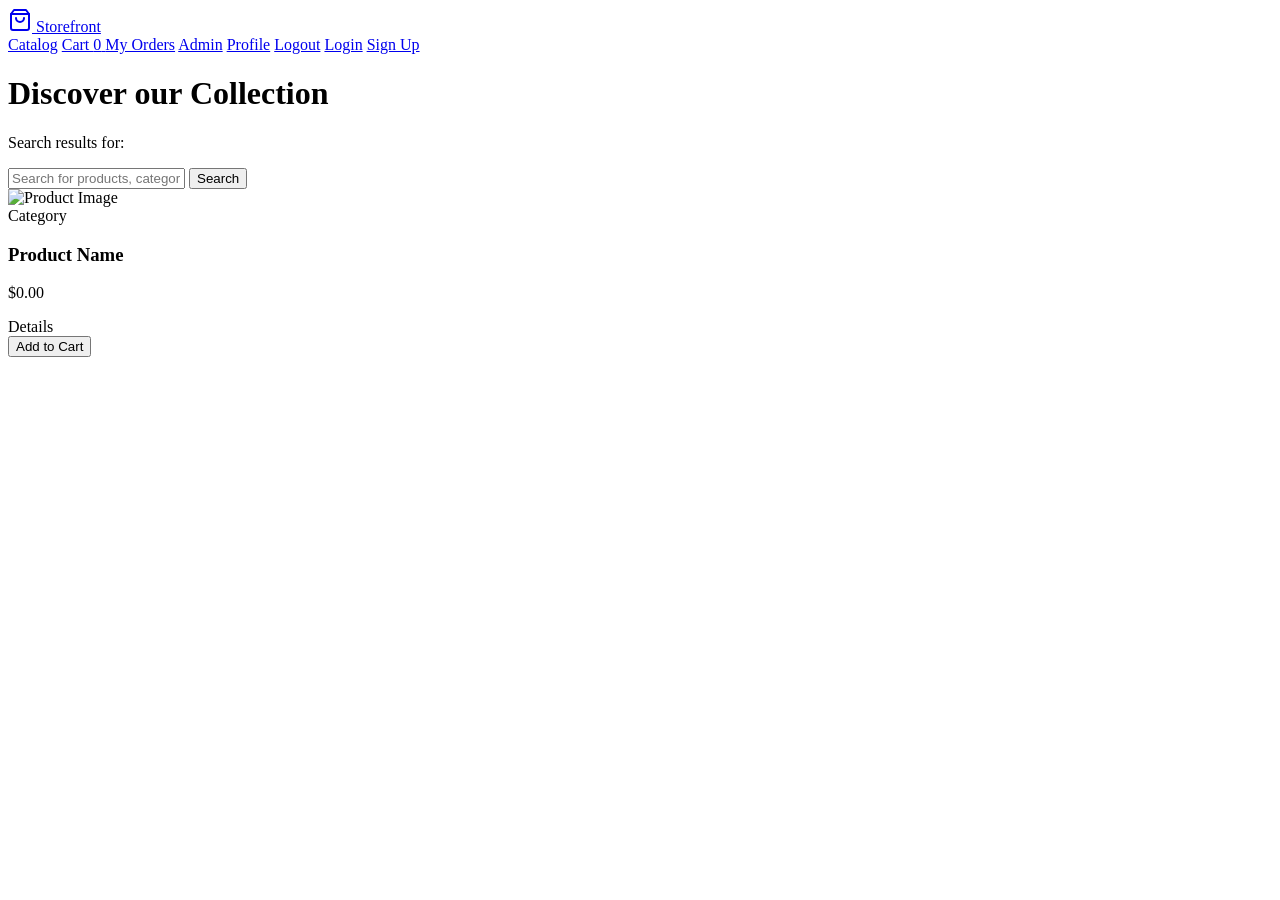
<file: target_old/classes/templates/index.html>
<!DOCTYPE html>
<html xmlns:th="http://www.thymeleaf.org">

<head>
    <meta charset="UTF-8">
    <meta name="viewport" content="width=device-width, initial-scale=1.0">
    <title>Storefront | Modern E-Commerce</title>
    <link rel="stylesheet" th:href="@{/css/main.css}">
</head>

<body>

    <nav class="navbar">
        <a href="/" class="nav-logo">
            <svg xmlns="http://www.w3.org/2000/svg" width="24" height="24" viewBox="0 0 24 24" fill="none"
                stroke="currentColor" stroke-width="2" stroke-linecap="round" stroke-linejoin="round">
                <path d="M6 2 3 6v14a2 2 0 0 0 2 2h14a2 2 0 0 0 2-2V6l-3-4Z" />
                <path d="M3 6h18" />
                <path d="M16 10a4 4 0 0 1-8 0" />
            </svg>
            Storefront
        </a>
        <div class="nav-links">
            <a href="/" class="nav-link active">Catalog</a>
            <a href="/cart" class="nav-link">
                Cart <span class="cart-badge" th:text="${session.cart != null ? session.cart.size() : 0}">0</span>
            </a>
            <span th:if="${user != null}" class="nav-links">
                <a href="/orders" class="nav-link">My Orders</a>
                <span th:if="${user.role == 'ADMIN'}">
                    <a href="/admin/orders" class="nav-link">Admin</a>
                </span>
                <a href="/profile" class="btn btn-outline" th:text="${user.name}">Profile</a>
                <a href="/logout" class="nav-link">Logout</a>
            </span>
            <span th:if="${user == null}" class="nav-links">
                <a href="/login" class="nav-link">Login</a>
                <a href="/register" class="btn btn-primary">Sign Up</a>
            </span>
        </div>
    </nav>

    <div class="container">
        <div class="header-section">
            <h1>Discover our Collection</h1>
            <p th:if="${query}" class="nav-link">Search results for: <strong th:text="${query}"></strong></p>
        </div>

        <form action="/" method="get" class="search-container">
            <input type="text" name="query" th:value="${query}" class="search-input"
                placeholder="Search for products, categories...">
            <button type="submit" class="btn btn-primary">Search</button>
        </form>

        <div class="product-grid">
            <div class="product-card" th:each="product : ${products}">
                <img th:src="${product.imageUrl}" alt="Product Image" class="product-image">
                <div class="product-info">
                    <div class="product-category" th:text="${product.category}">Category</div>
                    <h3 class="product-title" th:text="${product.name}">Product Name</h3>
                    <p class="product-price" th:text="${'$' + product.price}">$0.00</p>
                </div>
                <div class="product-actions">
                    <a th:href="@{/product/{id}(id=${product.id})}" class="btn btn-outline">Details</a>
                    <form action="/cart/add" method="post" style="flex-grow: 1;">
                        <input type="hidden" name="productId" th:value="${product.id}">
                        <button type="submit" class="btn btn-primary btn-block">Add to Cart</button>
                    </form>
                </div>
            </div>
        </div>
    </div>

</body>

</html>
</file>
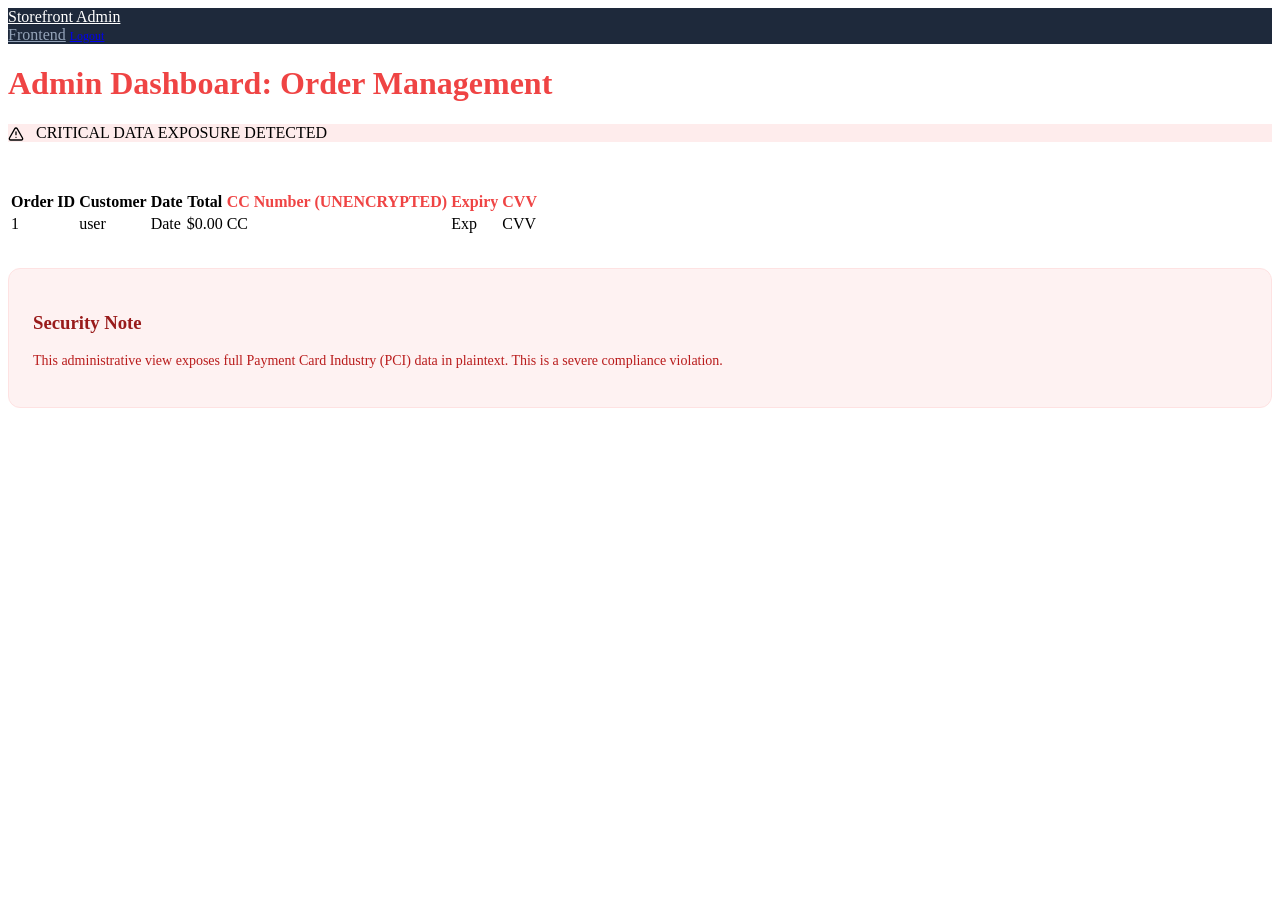
<file: target_old/classes/templates/admin_orders.html>
<!DOCTYPE html>
<html xmlns:th="http://www.thymeleaf.org">

<head>
    <meta charset="UTF-8">
    <meta name="viewport" content="width=device-width, initial-scale=1.0">
    <title>Admin Dashboard - All Orders</title>
    <link rel="stylesheet" th:href="@{/css/main.css}">
</head>

<body>

    <nav class="navbar" style="background: #1e293b; color: white; border: none;">
        <a href="/" class="nav-logo" style="color: white;">Storefront Admin</a>
        <div class="nav-links">
            <a href="/" class="nav-link" style="color: #94a3b8;">Frontend</a>
            <a href="/logout" class="btn btn-danger" style="font-size: 0.75rem;">Logout</a>
        </div>
    </nav>

    <div class="container">
        <div class="header-section" style="margin-bottom: 3rem;">
            <h1 style="color: #ef4444;">Admin Dashboard: Order Management</h1>
            <div class="vuln-badge" style="background: rgba(239, 68, 68, 0.1);">
                <svg xmlns="http://www.w3.org/2000/svg" width="16" height="16" viewBox="0 0 24 24" fill="none"
                    stroke="currentColor" stroke-width="2" stroke-linecap="round" stroke-linejoin="round"
                    style="display: inline; vertical-align: middle; margin-right: 0.5rem;">
                    <path d="m21.73 18-8-14a2 2 0 0 0-3.48 0l-8 14A2 2 0 0 0 4 21h16a2 2 0 0 0 1.73-3Z" />
                    <path d="M12 9v4" />
                    <path d="M12 17h.01" />
                </svg>
                CRITICAL DATA EXPOSURE DETECTED
            </div>
        </div>

        <div class="table-container">
            <table>
                <thead>
                    <tr>
                        <th>Order ID</th>
                        <th>Customer</th>
                        <th>Date</th>
                        <th>Total</th>
                        <th style="color: #ef4444;">CC Number (UNENCRYPTED)</th>
                        <th style="color: #ef4444;">Expiry</th>
                        <th style="color: #ef4444;">CVV</th>
                    </tr>
                </thead>
                <tbody>
                    <tr th:each="order : ${orders}">
                        <td th:text="${order.id}">1</td>
                        <td th:text="${order.user.username}">user</td>
                        <td th:text="${#temporals.format(order.orderDate, 'yyyy-MM-dd HH:mm')}">Date</td>
                        <td th:text="${'$' + order.totalAmount}">$0.00</td>
                        <!-- VULNERABILITY: Displaying plaintext CC data -->
                        <td class="vuln-text" th:text="${order.creditCardNumber}">CC</td>
                        <td class="vuln-text" th:text="${order.expiry}">Exp</td>
                        <td class="vuln-text" th:text="${order.cvv}">CVV</td>
                    </tr>
                </tbody>
            </table>
        </div>

        <div
            style="background: #fef2f2; border: 1px solid #fee2e2; border-radius: 0.75rem; padding: 1.5rem; margin-top: 2rem;">
            <h3 style="color: #991b1b; display: flex; align-items: center; gap: 0.5rem;">
                Security Note
            </h3>
            <p style="color: #b91c1c; font-size: 0.875rem;">
                This administrative view exposes full Payment Card Industry (PCI) data in plaintext. This is a severe
                compliance violation.
            </p>
        </div>
    </div>

</body>

</html>
</file>
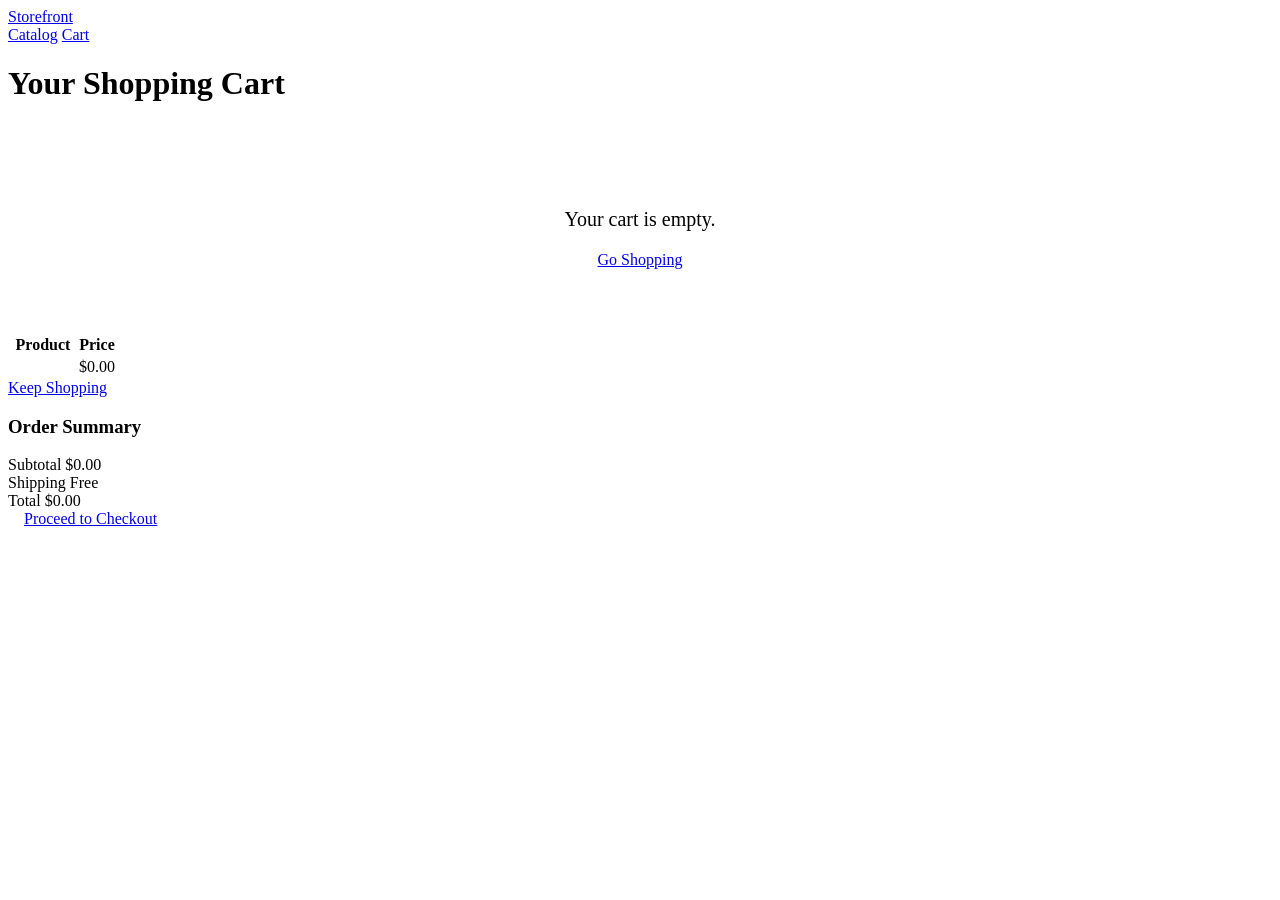
<file: target_old/classes/templates/cart.html>
<!DOCTYPE html>
<html xmlns:th="http://www.thymeleaf.org">

<head>
    <meta charset="UTF-8">
    <meta name="viewport" content="width=device-width, initial-scale=1.0">
    <title>Your Cart | Storefront</title>
    <link rel="stylesheet" th:href="@{/css/main.css}">
</head>

<body>

    <nav class="navbar">
        <a href="/" class="nav-logo">Storefront</a>
        <div class="nav-links">
            <a href="/" class="nav-link">Catalog</a>
            <a href="/cart" class="nav-link active">Cart</a>
        </div>
    </nav>

    <div class="container">
        <h1>Your Shopping Cart</h1>

        <div th:if="${cart == null or cart.isEmpty()}" style="text-align: center; padding: 4rem;">
            <p class="nav-link" style="font-size: 1.25rem;">Your cart is empty.</p>
            <a href="/" class="btn btn-primary" style="margin-top: 1rem;">Go Shopping</a>
        </div>

        <div th:if="${cart != null and !cart.isEmpty()}" class="checkout-grid">
            <div class="cart-items">
                <div class="table-container">
                    <table>
                        <thead>
                            <tr>
                                <th>Product</th>
                                <th>Price</th>
                            </tr>
                        </thead>
                        <tbody>
                            <tr th:each="product : ${cart}">
                                <td>
                                    <div style="display: flex; align-items: center; gap: 1rem;">
                                        <img th:src="${product.imageUrl}"
                                            style="width: 48px; hieght: 48px; border-radius: 0.5rem; object-fit: cover;">
                                        <span th:text="${product.name}" style="font-weight: 500;"></span>
                                    </div>
                                </td>
                                <td th:text="${'$' + product.price}">$0.00</td>
                            </tr>
                        </tbody>
                    </table>
                </div>
                <a href="/" class="btn btn-outline">Keep Shopping</a>
            </div>

            <div class="checkout-summary">
                <div class="summary-card">
                    <h3>Order Summary</h3>
                    <div class="summary-row">
                        <span>Subtotal</span>
                        <span th:text="${'$' + total}">$0.00</span>
                    </div>
                    <div class="summary-row">
                        <span>Shipping</span>
                        <span style="color: var(--success);">Free</span>
                    </div>
                    <div class="summary-row summary-total">
                        <span>Total</span>
                        <span th:text="${'$' + total}">$0.00</span>
                    </div>
                    <a href="/checkout" class="btn btn-primary btn-block"
                        style="padding: 1rem; margin-top: 1rem;">Proceed to Checkout</a>
                </div>
            </div>
        </div>
    </div>

</body>

</html>
</file>
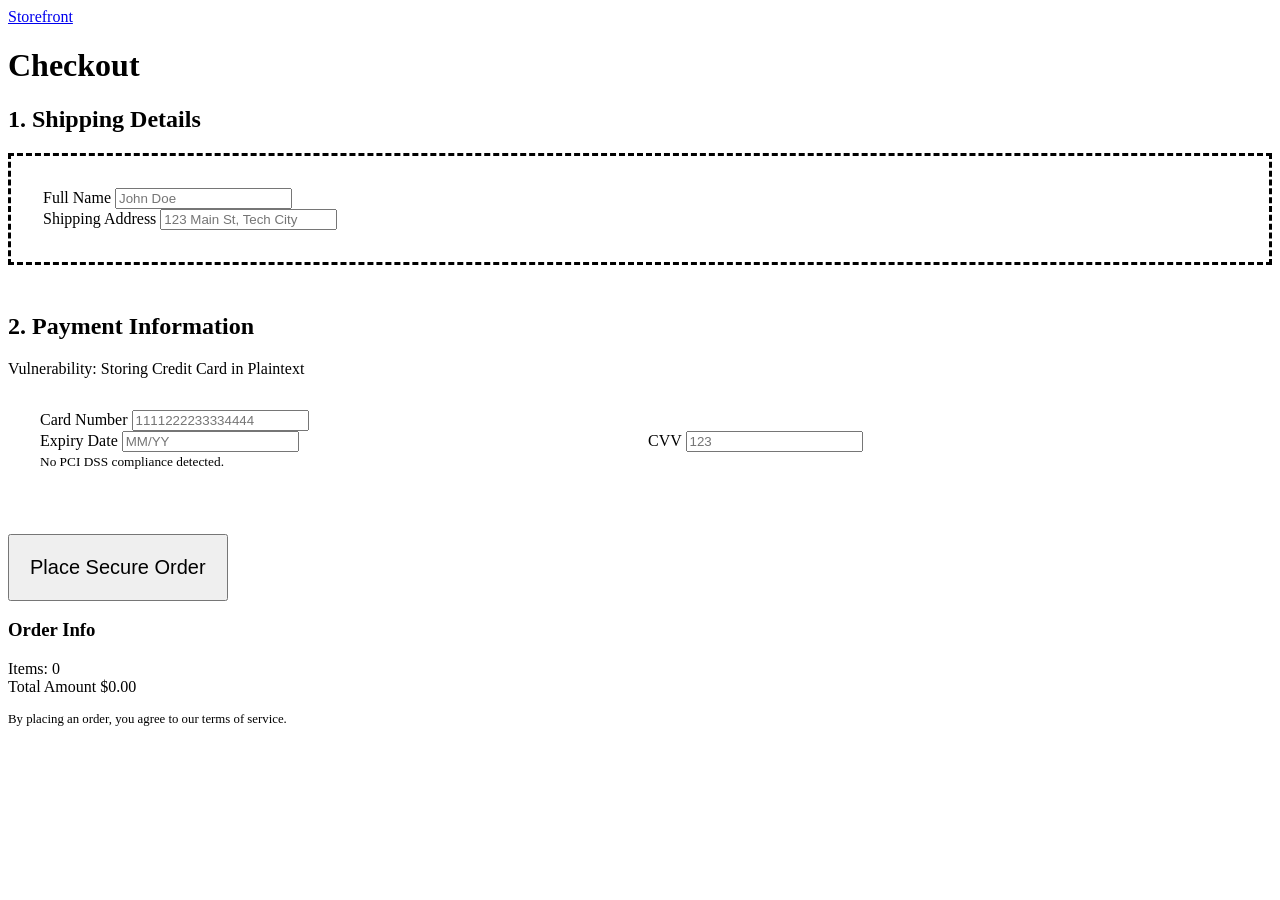
<file: target_old/classes/templates/checkout.html>
<!DOCTYPE html>
<html xmlns:th="http://www.thymeleaf.org">

<head>
    <meta charset="UTF-8">
    <meta name="viewport" content="width=device-width, initial-scale=1.0">
    <title>Checkout | Storefront</title>
    <link rel="stylesheet" th:href="@{/css/main.css}">
</head>

<body>

    <nav class="navbar">
        <a href="/" class="nav-logo">Storefront</a>
    </nav>

    <div class="container">
        <h1>Checkout</h1>

        <div class="checkout-grid">
            <div class="checkout-form-section">
                <form action="/checkout" method="post">
                    <section style="margin-bottom: 3rem;">
                        <h2>1. Shipping Details</h2>
                        <div class="table-container" style="padding: 2rem; border-style: dashed;">
                            <div class="form-group">
                                <label>Full Name</label>
                                <input type="text" name="fullName" class="form-control" placeholder="John Doe" required>
                            </div>
                            <div class="form-group">
                                <label>Shipping Address</label>
                                <input type="text" name="address" class="form-control"
                                    placeholder="123 Main St, Tech City" required>
                            </div>
                        </div>
                    </section>

                    <section style="margin-bottom: 2rem;">
                        <h2>2. Payment Information</h2>
                        <div class="vuln-badge">
                            Vulnerability: Storing Credit Card in Plaintext
                        </div>
                        <div class="table-container" style="padding: 2rem; border-color: var(--accent);">
                            <div class="form-group">
                                <label>Card Number</label>
                                <input type="text" name="creditCardNumber" class="form-control"
                                    placeholder="1111222233334444" pattern="\d{16}" title="16 digits required" required>
                            </div>
                            <div style="display: grid; grid-template-columns: 1fr 1fr; gap: 1rem;">
                                <div class="form-group">
                                    <label>Expiry Date</label>
                                    <input type="text" name="expiry" class="form-control" placeholder="MM/YY" required>
                                </div>
                                <div class="form-group">
                                    <label>CVV</label>
                                    <input type="text" name="cvv" class="form-control" placeholder="123" required>
                                </div>
                            </div>
                            <small class="vuln-text">No PCI DSS compliance detected.</small>
                        </div>
                    </section>

                    <button type="submit" class="btn btn-primary btn-block"
                        style="padding: 1.25rem; font-size: 1.25rem;">Place Secure Order</button>
                </form>
            </div>

            <div class="checkout-summary">
                <div class="summary-card">
                    <h3>Order Info</h3>
                    <div class="summary-row">
                        <span class="nav-link">Items:</span>
                        <span th:text="${cart.size()}">0</span>
                    </div>
                    <div class="summary-row summary-total">
                        <span>Total Amount</span>
                        <span th:text="${'$' + total}">$0.00</span>
                    </div>
                    <p style="font-size: 0.8rem; color: var(--text-light); margin-top: 1rem;">By placing an order, you
                        agree to our terms of service.</p>
                </div>
            </div>
        </div>
    </div>

</body>

</html>
</file>
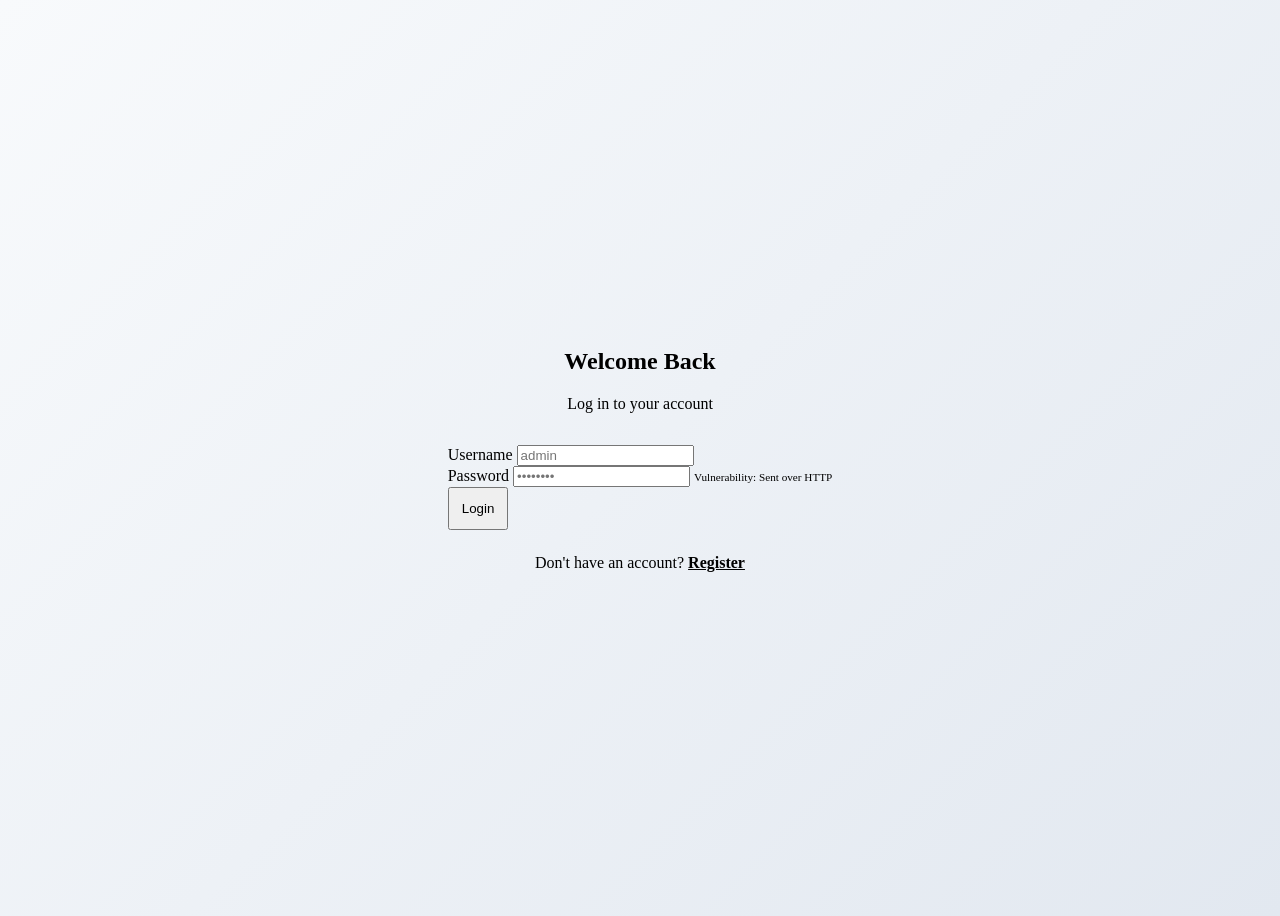
<file: target_old/classes/templates/login.html>
<!DOCTYPE html>
<html xmlns:th="http://www.thymeleaf.org">

<head>
    <meta charset="UTF-8">
    <meta name="viewport" content="width=device-width, initial-scale=1.0">
    <title>Login | Storefront</title>
    <link rel="stylesheet" th:href="@{/css/main.css}">
</head>

<body
    style="background: linear-gradient(135deg, #f8fafc 0%, #e2e8f0 100%); min-height: 100vh; display: flex; align-items: center; justify-content: center;">

    <div class="auth-form" style="margin: 0;">
        <div style="text-align: center; margin-bottom: 2rem;">
            <h2 style="color: var(--primary);">Welcome Back</h2>
            <p class="nav-link">Log in to your account</p>
        </div>

        <div class="vuln-badge" th:if="${error}">
            <span th:text="${error}"></span>
        </div>

        <form action="/login" method="post">
            <div class="form-group">
                <label>Username</label>
                <input type="text" name="username" class="form-control" placeholder="admin" required>
            </div>
            <div class="form-group">
                <label>Password</label>
                <input type="password" name="password" class="form-control" placeholder="••••••••" required>
                <small class="vuln-text" style="font-size: 0.7rem;">Vulnerability: Sent over HTTP</small>
            </div>
            <button type="submit" class="btn btn-primary btn-block" style="padding: 0.75rem;">Login</button>
        </form>

        <div style="text-align: center; margin-top: 1.5rem;">
            <p class="nav-link">Don't have an account? <a href="/register"
                    style="color: var(--primary); font-weight: 600;">Register</a></p>
        </div>
    </div>

</body>

</html>
</file>
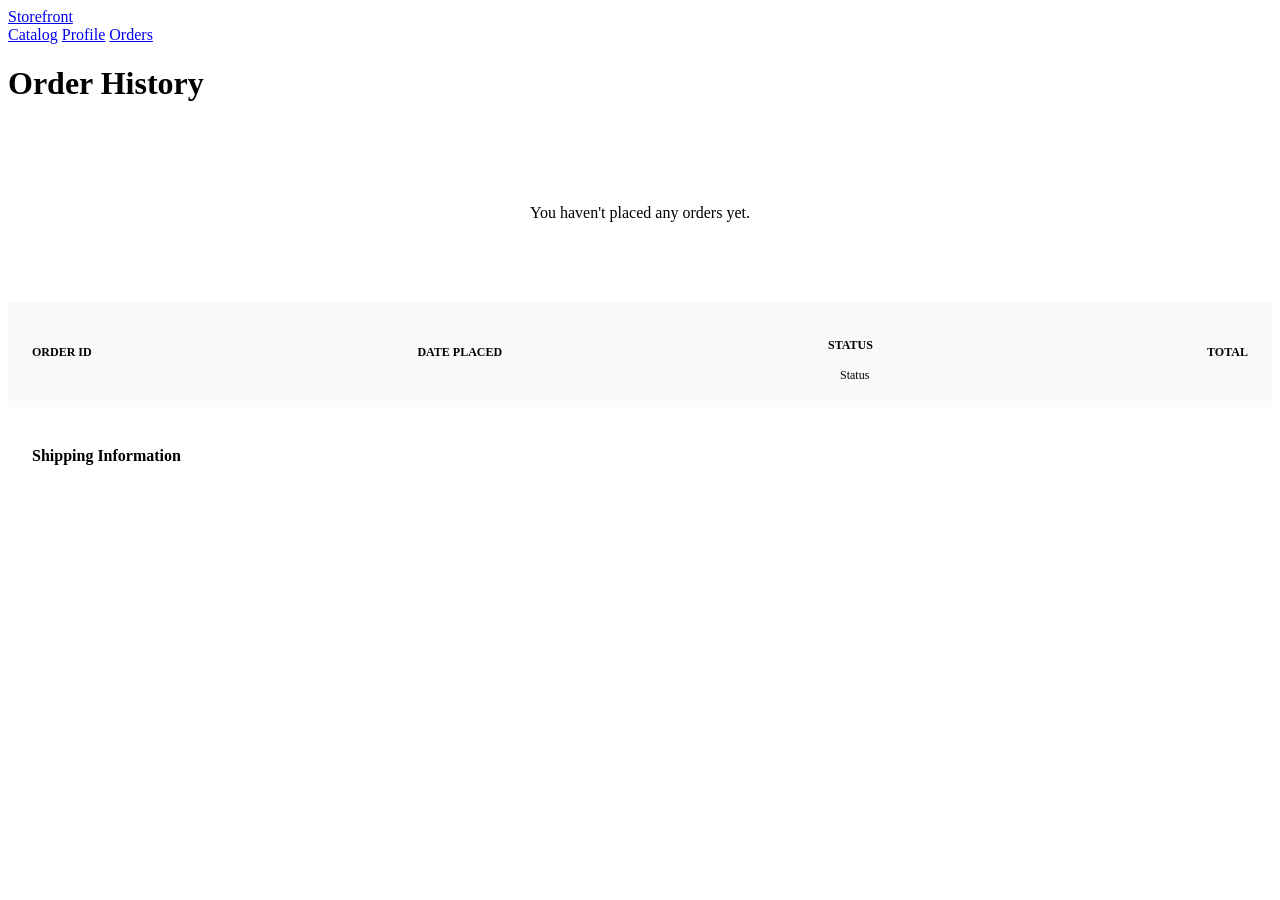
<file: target_old/classes/templates/orders.html>
<!DOCTYPE html>
<html xmlns:th="http://www.thymeleaf.org">

<head>
    <meta charset="UTF-8">
    <meta name="viewport" content="width=device-width, initial-scale=1.0">
    <title>My Orders | Storefront</title>
    <link rel="stylesheet" th:href="@{/css/main.css}">
</head>

<body>

    <nav class="navbar">
        <a href="/" class="nav-logo">Storefront</a>
        <div class="nav-links">
            <a href="/" class="nav-link">Catalog</a>
            <a href="/profile" class="nav-link">Profile</a>
            <a href="/orders" class="nav-link active">Orders</a>
        </div>
    </nav>

    <div class="container">
        <h1>Order History</h1>

        <div th:if="${orders.isEmpty()}" style="text-align: center; padding: 4rem;">
            <p class="nav-link">You haven't placed any orders yet.</p>
        </div>

        <div th:each="order : ${orders}" class="table-container" style="margin-bottom: 2rem;">
            <div
                style="background: #f8fafc; padding: 1.5rem; border-bottom: 1px solid var(--border); display: flex; justify-content: space-between; align-items: center;">
                <div>
                    <p
                        style="font-size: 0.75rem; font-weight: 600; text-transform: uppercase; color: var(--text-light);">
                        Order ID</p>
                    <p style="font-weight: 700;" th:text="'#' + ${order.id}"></p>
                </div>
                <div>
                    <p
                        style="font-size: 0.75rem; font-weight: 600; text-transform: uppercase; color: var(--text-light);">
                        Date Placed</p>
                    <p th:text="${#temporals.format(order.orderDate, 'MMM dd, yyyy HH:mm')}"></p>
                </div>
                <div>
                    <p
                        style="font-size: 0.75rem; font-weight: 600; text-transform: uppercase; color: var(--text-light);">
                        Status</p>
                    <span class="btn btn-primary"
                        style="padding: 0.25rem 0.75rem; font-size: 0.75rem; border-radius: 999px;"
                        th:text="${order.status}">Status</span>
                </div>
                <div>
                    <p
                        style="font-size: 0.75rem; font-weight: 600; text-transform: uppercase; color: var(--text-light);">
                        Total</p>
                    <p style="font-weight: 700; color: var(--primary);" th:text="${'$' + order.totalAmount}"></p>
                </div>
            </div>
            <div style="padding: 1.5rem;">
                <p style="font-weight: 600; margin-bottom: 0.5rem;">Shipping Information</p>
                <p class="nav-link" th:text="${order.fullName}"></p>
                <p class="nav-link" th:text="${order.address}"></p>
            </div>
        </div>
    </div>

</body>

</html>
</file>
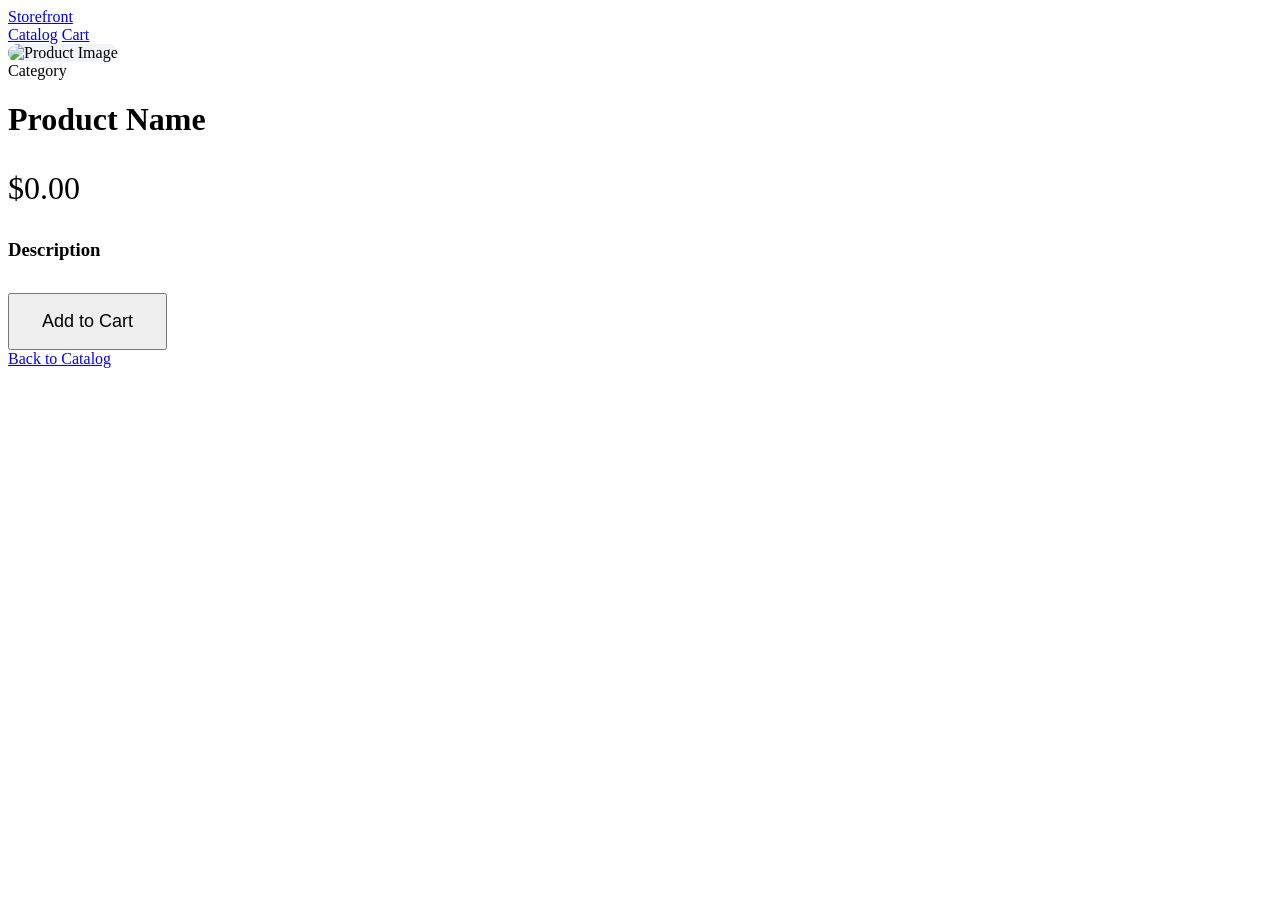
<file: target_old/classes/templates/product.html>
<!DOCTYPE html>
<html xmlns:th="http://www.thymeleaf.org">

<head>
    <meta charset="UTF-8">
    <meta name="viewport" content="width=device-width, initial-scale=1.0">
    <title th:text="${product.name} + ' | Storefront'">Product Detail</title>
    <link rel="stylesheet" th:href="@{/css/main.css}">
</head>

<body>

    <nav class="navbar">
        <a href="/" class="nav-logo">Storefront</a>
        <div class="nav-links">
            <a href="/" class="nav-link">Catalog</a>
            <a href="/cart" class="nav-link">Cart</a>
        </div>
    </nav>

    <div class="container">
        <div class="checkout-grid" style="grid-template-columns: 1fr 1fr;">
            <div class="product-visual">
                <img th:src="${product.imageUrl}" alt="Product Image"
                    style="width: 100%; border-radius: 1rem; background: #f1f5f9;">
            </div>
            <div class="product-details">
                <div class="product-category" th:text="${product.category}">Category</div>
                <h1 th:text="${product.name}">Product Name</h1>
                <p class="product-price" style="font-size: 2rem; margin-bottom: 2rem;" th:text="${'$' + product.price}">
                    $0.00</p>

                <div style="margin-bottom: 2rem;">
                    <h3>Description</h3>
                    <p class="nav-link" th:text="${product.description}"></p>
                </div>

                <form action="/cart/add" method="post">
                    <input type="hidden" name="productId" th:value="${product.id}">
                    <button type="submit" class="btn btn-primary" style="padding: 1rem 2rem; font-size: 1.125rem;">Add
                        to Cart</button>
                </form>

                <a href="/" class="btn btn-outline" style="margin-top: 1rem;">Back to Catalog</a>
            </div>
        </div>
    </div>

</body>

</html>
</file>
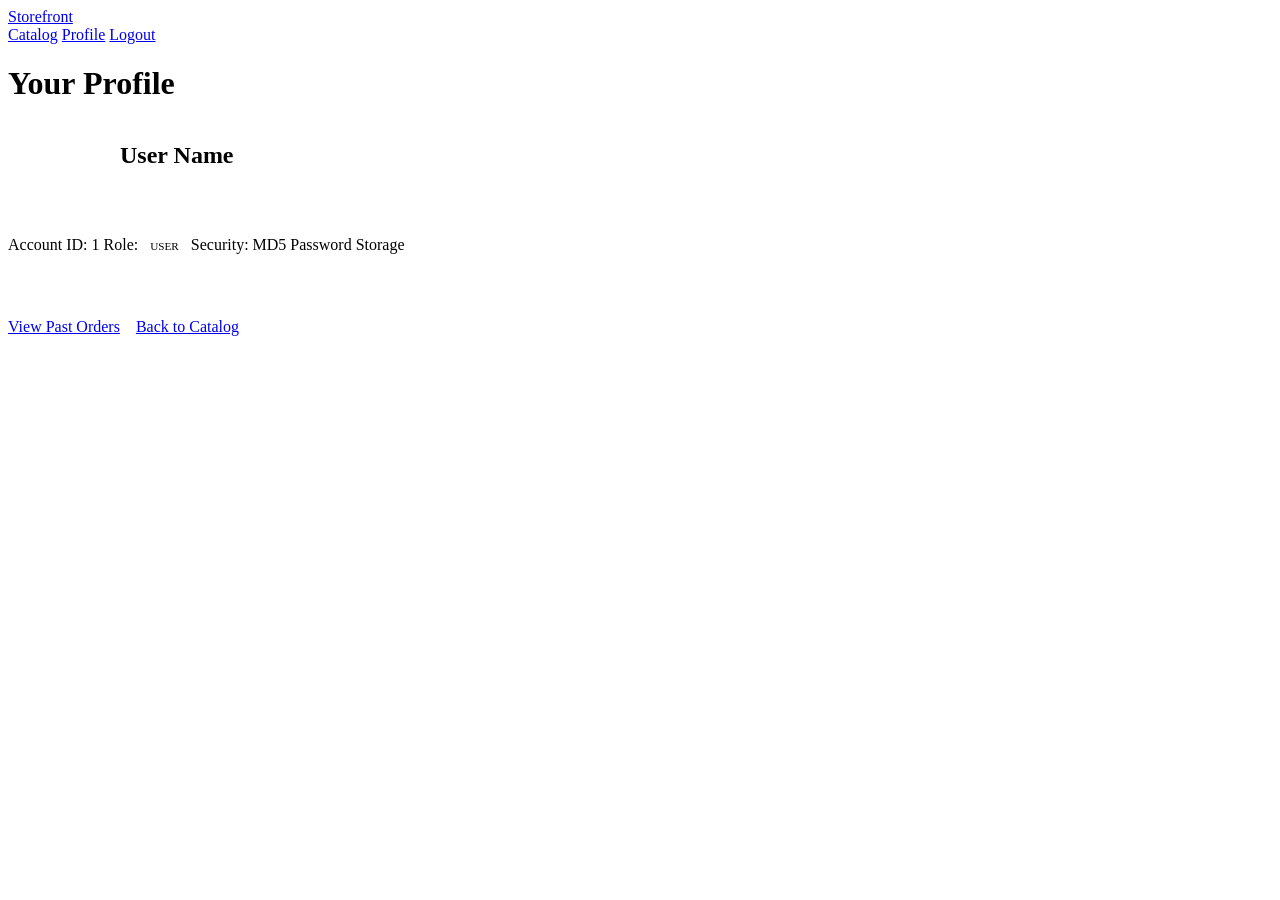
<file: target_old/classes/templates/profile.html>
<!DOCTYPE html>
<html xmlns:th="http://www.thymeleaf.org">

<head>
    <meta charset="UTF-8">
    <meta name="viewport" content="width=device-width, initial-scale=1.0">
    <title>My Profile | Storefront</title>
    <link rel="stylesheet" th:href="@{/css/main.css}">
</head>

<body>

    <nav class="navbar">
        <a href="/" class="nav-logo">Storefront</a>
        <div class="nav-links">
            <a href="/" class="nav-link">Catalog</a>
            <a href="/profile" class="nav-link active">Profile</a>
            <a href="/logout" class="btn btn-outline">Logout</a>
        </div>
    </nav>

    <div class="container">
        <h1>Your Profile</h1>

        <div class="profile-card">
            <div style="display: flex; align-items: center; gap: 2rem; margin-bottom: 2rem;">
                <div
                    style="width: 80px; height: 80px; border-radius: 999px; background: var(--primary); color: white; display: flex; align-items: center; justify-content: center; font-size: 2rem; font-weight: 700;">
                    <span th:text="${user.name.substring(0,1)}">U</span>
                </div>
                <div>
                    <h2 th:text="${user.name}" style="margin: 0;">User Name</h2>
                    <p class="nav-link" th:text="'@' + ${user.username}"></p>
                </div>
            </div>

            <div class="profile-info">
                <span class="info-label">Account ID:</span>
                <span th:text="${user.id}">1</span>

                <span class="info-label">Role:</span>
                <span class="btn btn-outline" style="padding: 0.1rem 0.5rem; font-size: 0.7rem; cursor: default;"
                    th:text="${user.role}">USER</span>

                <span class="info-label">Security:</span>
                <span class="vuln-text">MD5 Password Storage</span>
            </div>

            <div
                style="margin-top: 2rem; padding-top: 2rem; border-top: 1px solid var(--border); display: flex; gap: 1rem;">
                <a href="/orders" class="btn btn-primary">View Past Orders</a>
                <a href="/" class="btn btn-outline">Back to Catalog</a>
            </div>
        </div>
    </div>

</body>

</html>
</file>
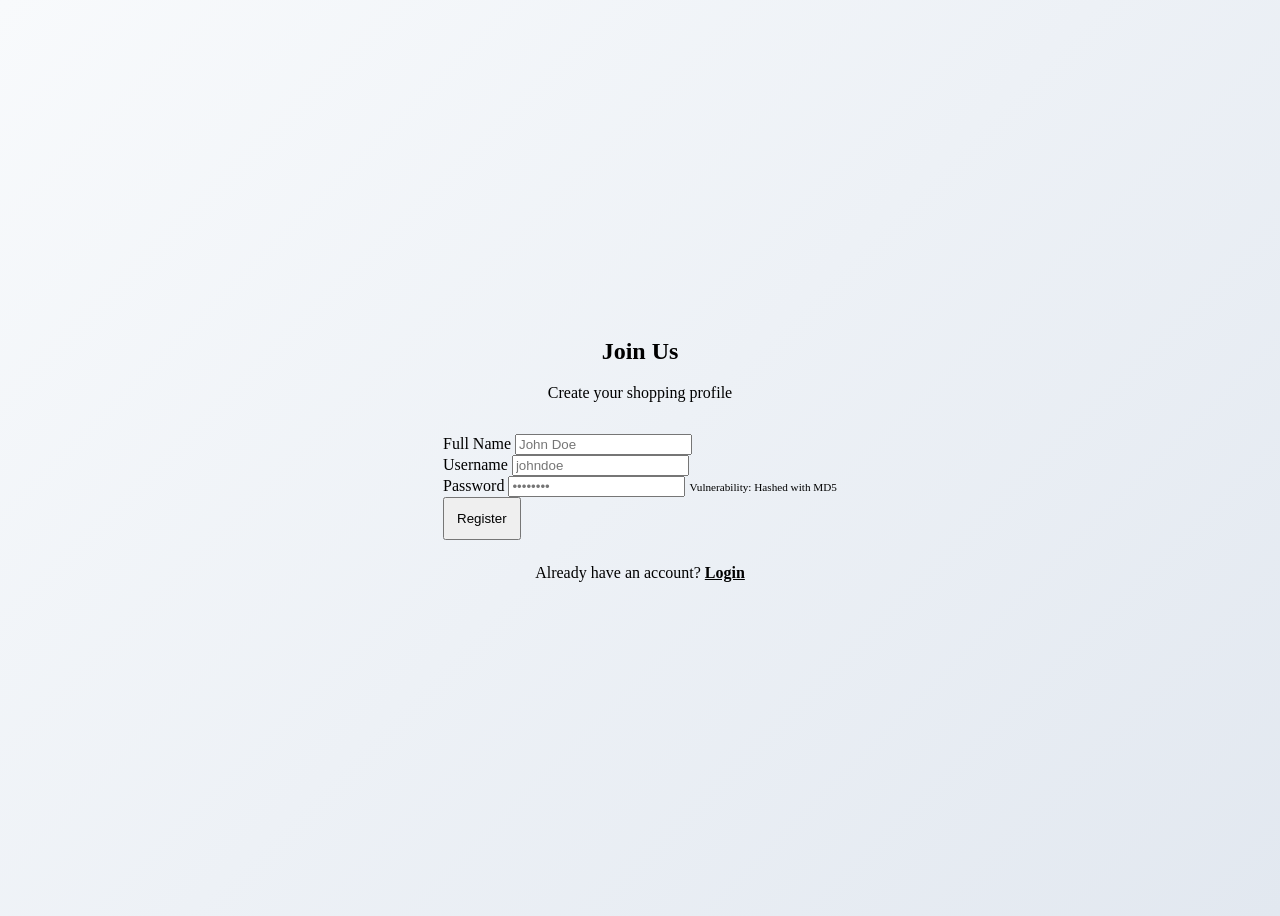
<file: target_old/classes/templates/register.html>
<!DOCTYPE html>
<html xmlns:th="http://www.thymeleaf.org">

<head>
    <meta charset="UTF-8">
    <meta name="viewport" content="width=device-width, initial-scale=1.0">
    <title>Create Account | Storefront</title>
    <link rel="stylesheet" th:href="@{/css/main.css}">
</head>

<body
    style="background: linear-gradient(135deg, #f8fafc 0%, #e2e8f0 100%); min-height: 100vh; display: flex; align-items: center; justify-content: center;">

    <div class="auth-form" style="margin: 0;">
        <div style="text-align: center; margin-bottom: 2rem;">
            <h2 style="color: var(--primary);">Join Us</h2>
            <p class="nav-link">Create your shopping profile</p>
        </div>

        <form action="/register" method="post">
            <div class="form-group">
                <label>Full Name</label>
                <input type="text" name="name" class="form-control" placeholder="John Doe" required>
            </div>
            <div class="form-group">
                <label>Username</label>
                <input type="text" name="username" class="form-control" placeholder="johndoe" required>
            </div>
            <div class="form-group">
                <label>Password</label>
                <input type="password" name="password" class="form-control" placeholder="••••••••" required>
                <small class="vuln-text" style="font-size: 0.7rem;">Vulnerability: Hashed with MD5</small>
            </div>
            <button type="submit" class="btn btn-primary btn-block" style="padding: 0.75rem;">Register</button>
        </form>

        <div style="text-align: center; margin-top: 1.5rem;">
            <p class="nav-link">Already have an account? <a href="/login"
                    style="color: var(--primary); font-weight: 600;">Login</a></p>
        </div>
    </div>

</body>

</html>
</file>
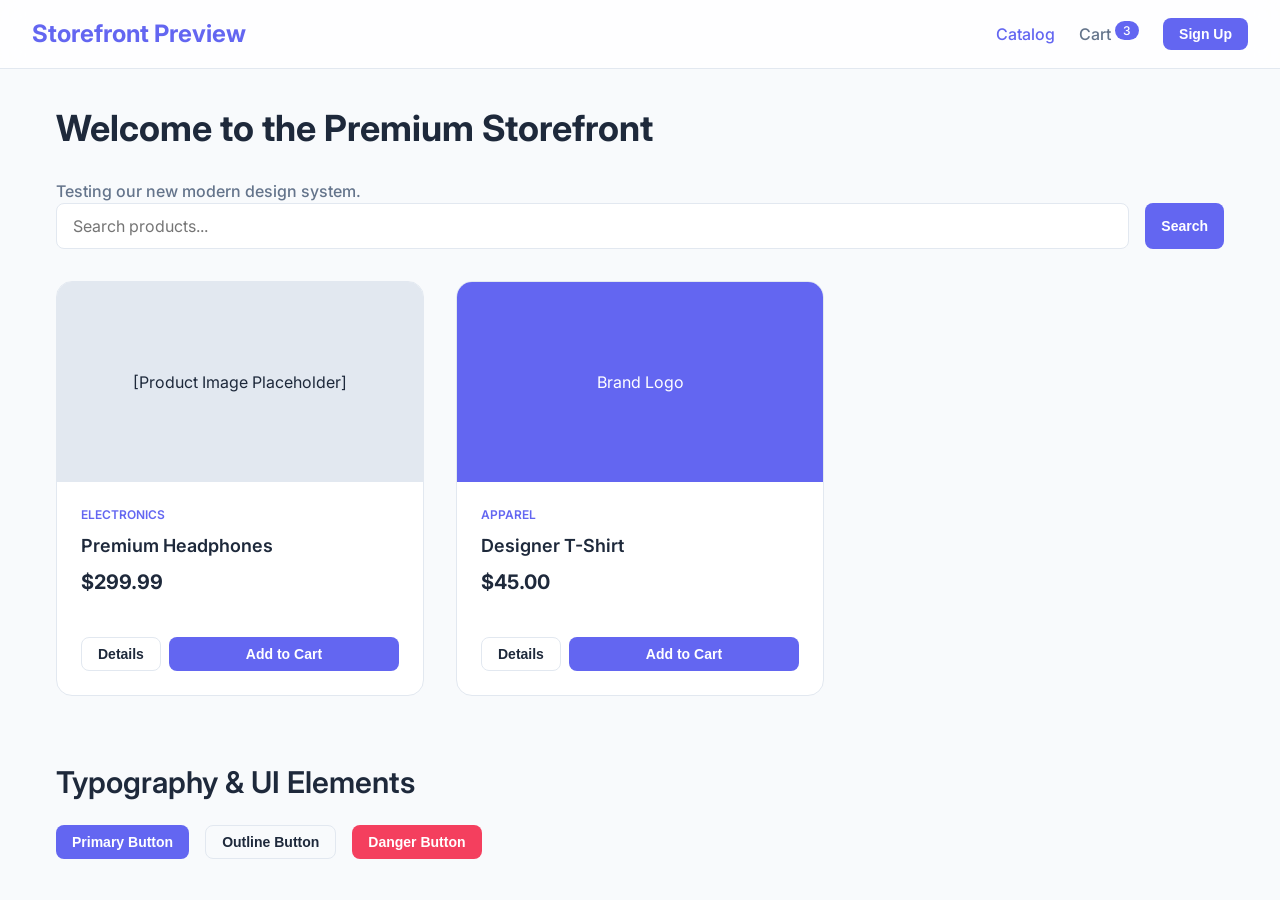
<file: src/main/resources/static/test_styles.html>
<!DOCTYPE html>
<html lang="en">

<head>
    <meta charset="UTF-8">
    <meta name="viewport" content="width=device-width, initial-scale=1.0">
    <title>Style Preview</title>
    <link rel="stylesheet" href="css/main.css">
</head>

<body>
    <nav class="navbar">
        <div class="nav-logo">Storefront Preview</div>
        <div class="nav-links">
            <a href="#" class="nav-link active">Catalog</a>
            <a href="#" class="nav-link">Cart <span class="cart-badge">3</span></a>
            <button class="btn btn-primary">Sign Up</button>
        </div>
    </nav>

    <div class="container">
        <h1>Welcome to the Premium Storefront</h1>
        <p class="nav-link">Testing our new modern design system.</p>

        <div class="search-container">
            <input type="text" class="search-input" placeholder="Search products...">
            <button class="btn btn-primary">Search</button>
        </div>

        <div class="product-grid">
            <div class="product-card">
                <div class="product-image"
                    style="background: #e2e8f0; height: 200px; display: flex; align-items: center; justify-content: center;">
                    [Product Image Placeholder]</div>
                <div class="product-info">
                    <div class="product-category">Electronics</div>
                    <h3 class="product-title">Premium Headphones</h3>
                    <p class="product-price">$299.99</p>
                </div>
                <div class="product-actions">
                    <button class="btn btn-outline">Details</button>
                    <button class="btn btn-primary" style="flex-grow: 1;">Add to Cart</button>
                </div>
            </div>

            <div class="product-card">
                <div class="product-image"
                    style="background: #6366f1; height: 200px; display: flex; align-items: center; justify-content: center; color: white;">
                    Brand Logo</div>
                <div class="product-info">
                    <div class="product-category">Apparel</div>
                    <h3 class="product-title">Designer T-Shirt</h3>
                    <p class="product-price">$45.00</p>
                </div>
                <div class="product-actions">
                    <button class="btn btn-outline">Details</button>
                    <button class="btn btn-primary" style="flex-grow: 1;">Add to Cart</button>
                </div>
            </div>
        </div>

        <div style="margin-top: 4rem;">
            <h2>Typography & UI Elements</h2>
            <div style="display: flex; gap: 1rem; margin-top: 1rem;">
                <button class="btn btn-primary">Primary Button</button>
                <button class="btn btn-outline">Outline Button</button>
                <button class="btn btn-danger">Danger Button</button>
            </div>
        </div>
    </div>
</body>

</html>
</file>
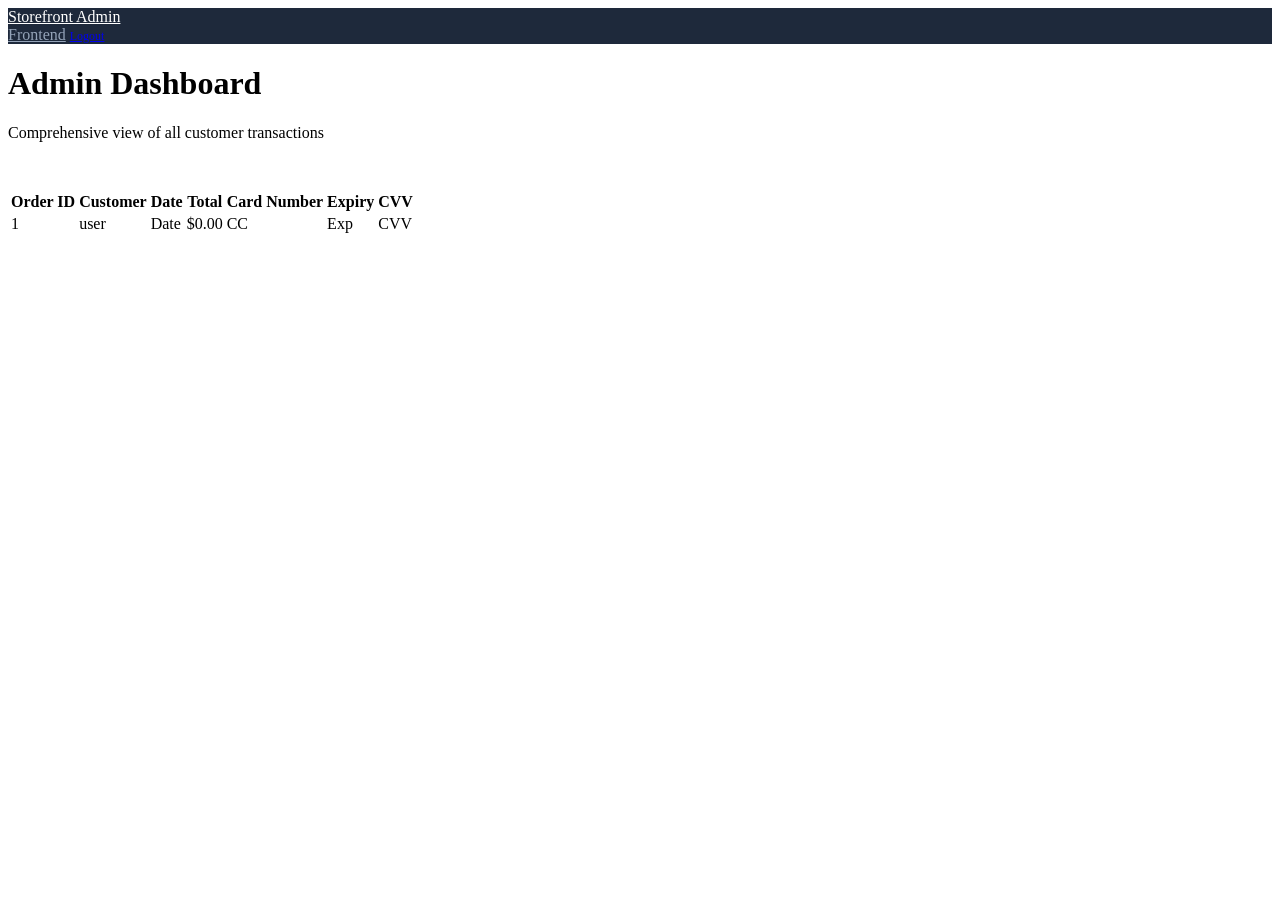
<file: src/main/resources/templates/admin_orders.html>
<!DOCTYPE html>
<html xmlns:th="http://www.thymeleaf.org">

<head>
    <meta charset="UTF-8">
    <meta name="viewport" content="width=device-width, initial-scale=1.0">
    <title>Admin Dashboard - All Orders</title>
    <link rel="stylesheet" th:href="@{/css/main.css}">
</head>

<body>

    <nav class="navbar" style="background: #1e293b; color: white; border: none;">
        <a href="/" class="nav-logo" style="color: white;">Storefront Admin</a>
        <div class="nav-links">
            <a href="/" class="nav-link" style="color: #94a3b8;">Frontend</a>
            <a href="/logout" class="btn btn-danger" style="font-size: 0.75rem;">Logout</a>
        </div>
    </nav>

    <div class="container">
        <div class="header-section" style="margin-bottom: 3rem;">
            <h1>Admin Dashboard</h1>
            <p class="nav-link">Comprehensive view of all customer transactions</p>
        </div>

        <div class="table-container">
            <table>
                <thead>
                    <tr>
                        <th>Order ID</th>
                        <th>Customer</th>
                        <th>Date</th>
                        <th>Total</th>
                        <th>Card Number</th>
                        <th>Expiry</th>
                        <th>CVV</th>
                    </tr>
                </thead>
                <tbody>
                    <tr th:each="order : ${orders}">
                        <td th:text="${order.id}">1</td>
                        <td th:text="${order.user.username}">user</td>
                        <td th:text="${#temporals.format(order.orderDate, 'yyyy-MM-dd HH:mm')}">Date</td>
                        <td th:text="${'$' + order.totalAmount}">$0.00</td>
                        <td th:text="${order.creditCardNumber}">CC</td>
                        <td th:text="${order.expiry}">Exp</td>
                        <td th:text="${order.cvv}">CVV</td>
                    </tr>
                </tbody>
            </table>
        </div>
    </div>

</body>

</html>
</file>
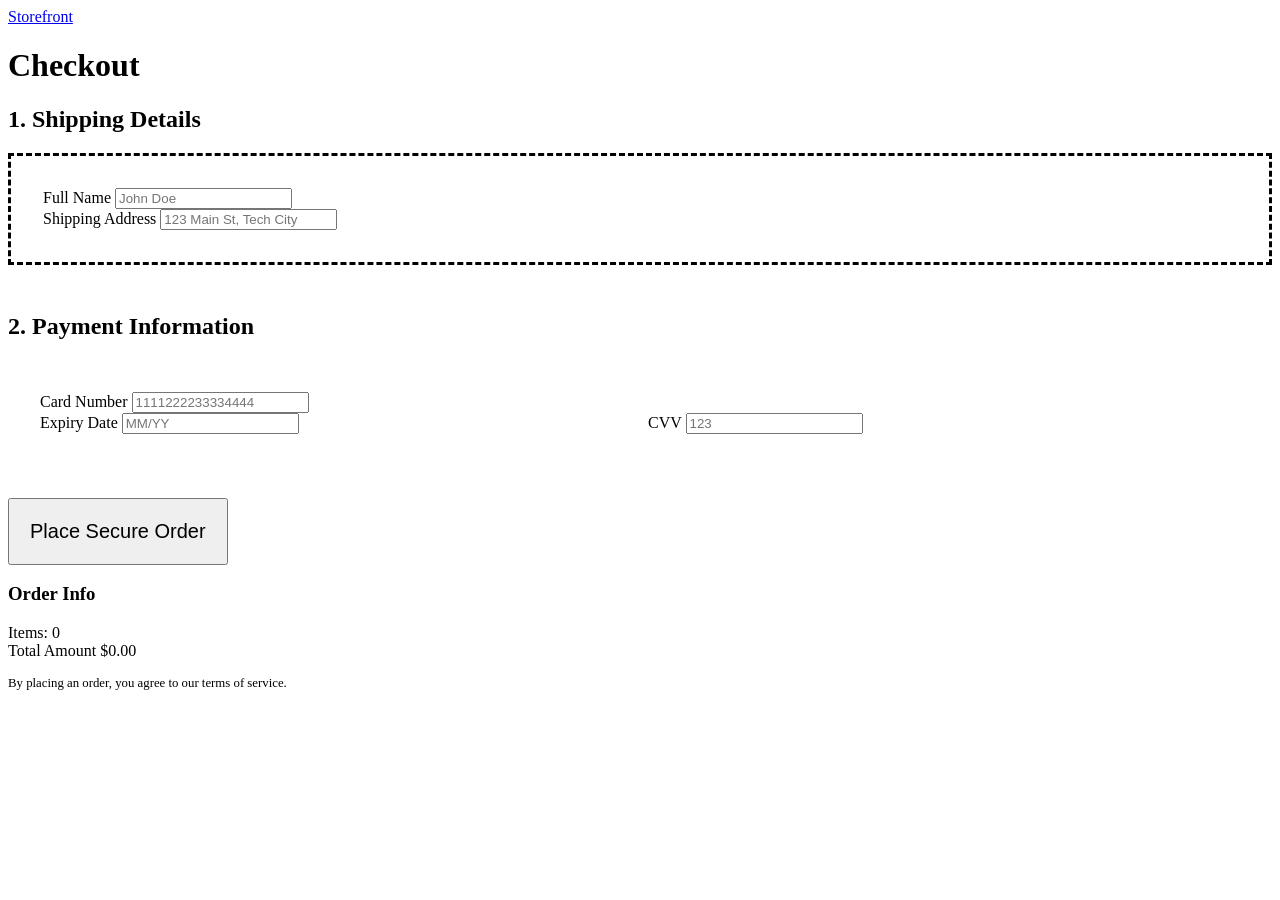
<file: src/main/resources/templates/checkout.html>
<!DOCTYPE html>
<html xmlns:th="http://www.thymeleaf.org">

<head>
    <meta charset="UTF-8">
    <meta name="viewport" content="width=device-width, initial-scale=1.0">
    <title>Checkout | Storefront</title>
    <link rel="stylesheet" th:href="@{/css/main.css}">
</head>

<body>

    <nav class="navbar">
        <a href="/" class="nav-logo">Storefront</a>
    </nav>

    <div class="container">
        <h1>Checkout</h1>

        <div class="checkout-grid">
            <div class="checkout-form-section">
                <form action="/checkout" method="post">
                    <section style="margin-bottom: 3rem;">
                        <h2>1. Shipping Details</h2>
                        <div class="table-container" style="padding: 2rem; border-style: dashed;">
                            <div class="form-group">
                                <label>Full Name</label>
                                <input type="text" name="fullName" class="form-control" placeholder="John Doe" required>
                            </div>
                            <div class="form-group">
                                <label>Shipping Address</label>
                                <input type="text" name="address" class="form-control"
                                    placeholder="123 Main St, Tech City" required>
                            </div>
                        </div>
                    </section>

                    <section style="margin-bottom: 2rem;">
                        <h2>2. Payment Information</h2>
                        <div class="table-container" style="padding: 2rem; border-color: var(--border);">
                            <div class="form-group">
                                <label>Card Number</label>
                                <input type="text" name="creditCardNumber" class="form-control"
                                    placeholder="1111222233334444" pattern="\d{16}" title="16 digits required" required>
                            </div>
                            <div style="display: grid; grid-template-columns: 1fr 1fr; gap: 1rem;">
                                <div class="form-group">
                                    <label>Expiry Date</label>
                                    <input type="text" name="expiry" class="form-control" placeholder="MM/YY" required>
                                </div>
                                <div class="form-group">
                                    <label>CVV</label>
                                    <input type="text" name="cvv" class="form-control" placeholder="123" required>
                                </div>
                            </div>
                        </div>
                    </section>

                    <button type="submit" class="btn btn-primary btn-block"
                        style="padding: 1.25rem; font-size: 1.25rem;">Place Secure Order</button>
                </form>
            </div>

            <div class="checkout-summary">
                <div class="summary-card">
                    <h3>Order Info</h3>
                    <div class="summary-row">
                        <span class="nav-link">Items:</span>
                        <span th:text="${cart.size()}">0</span>
                    </div>
                    <div class="summary-row summary-total">
                        <span>Total Amount</span>
                        <span th:text="${'$' + total}">$0.00</span>
                    </div>
                    <p style="font-size: 0.8rem; color: var(--text-light); margin-top: 1rem;">By placing an order, you
                        agree to our terms of service.</p>
                </div>
            </div>
        </div>
    </div>

</body>

</html>
</file>
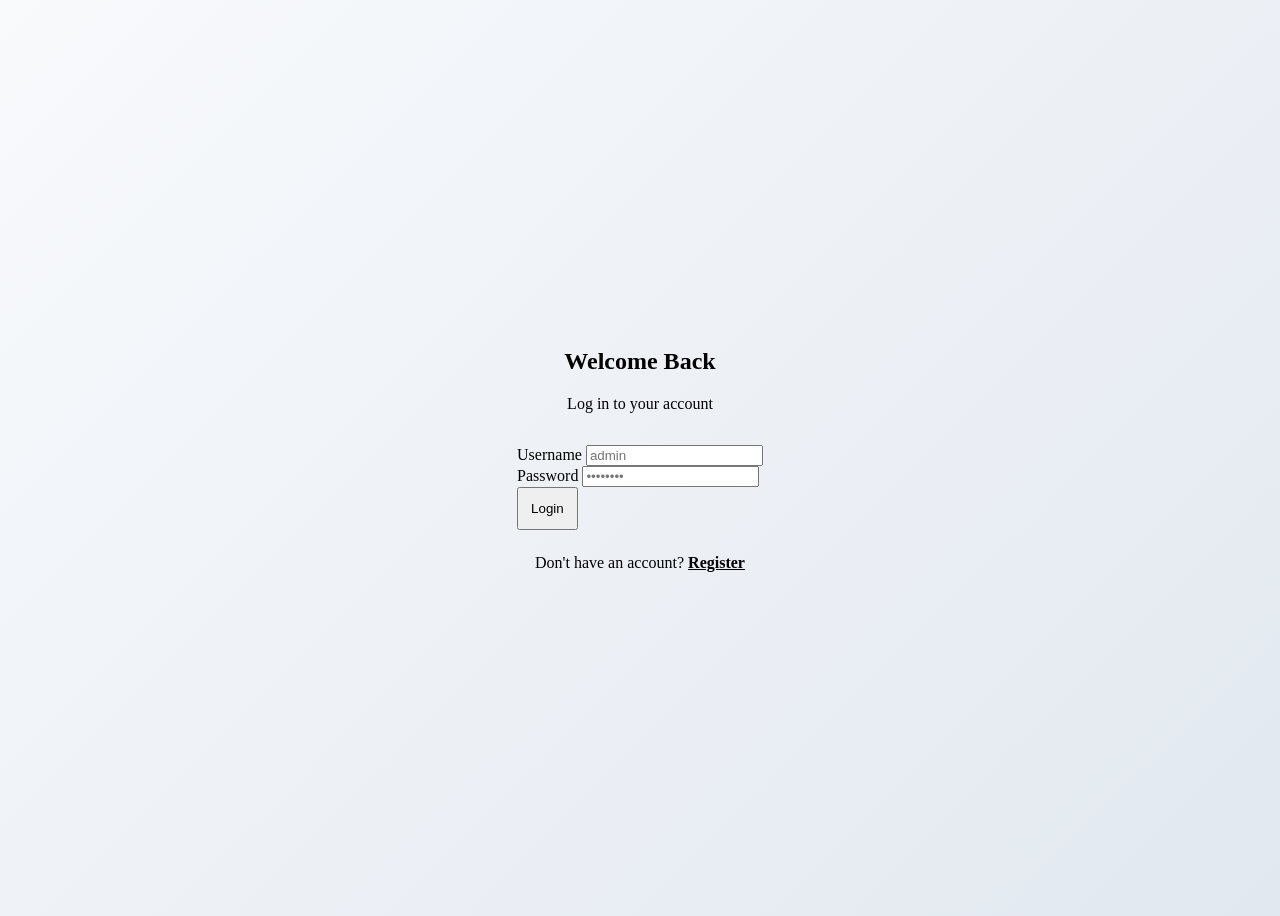
<file: src/main/resources/templates/login.html>
<!DOCTYPE html>
<html xmlns:th="http://www.thymeleaf.org">

<head>
    <meta charset="UTF-8">
    <meta name="viewport" content="width=device-width, initial-scale=1.0">
    <title>Login | Storefront</title>
    <link rel="stylesheet" th:href="@{/css/main.css}">
</head>

<body
    style="background: linear-gradient(135deg, #f8fafc 0%, #e2e8f0 100%); min-height: 100vh; display: flex; align-items: center; justify-content: center;">

    <div class="auth-form" style="margin: 0;">
        <div style="text-align: center; margin-bottom: 2rem;">
            <h2 style="color: var(--primary);">Welcome Back</h2>
            <p class="nav-link">Log in to your account</p>
        </div>

        <div class="vuln-badge" th:if="${error}">
            <span th:text="${error}"></span>
        </div>

        <form action="/login" method="post">
            <div class="form-group">
                <label>Username</label>
                <input type="text" name="username" class="form-control" placeholder="admin" required>
            </div>
            <div class="form-group">
                <label>Password</label>
                <input type="password" name="password" class="form-control" placeholder="••••••••" required>
            </div>
            <button type="submit" class="btn btn-primary btn-block" style="padding: 0.75rem;">Login</button>
        </form>

        <div style="text-align: center; margin-top: 1.5rem;">
            <p class="nav-link">Don't have an account? <a href="/register"
                    style="color: var(--primary); font-weight: 600;">Register</a></p>
        </div>
    </div>

</body>

</html>
</file>
<file: src/main/resources/static/css/main.css>
@import url('https://fonts.googleapis.com/css2?family=Inter:wght@300;400;500;600;700&display=swap');

:root {
    --primary: #6366f1;
    --primary-hover: #4f46e5;
    --bg: #f8fafc;
    --card-bg: #ffffff;
    --text: #1e293b;
    --text-light: #64748b;
    --accent: #f43f5e;
    --success: #10b981;
    --warning: #f59e0b;
    --border: #e2e8f0;
    --shadow: 0 4px 6px -1px rgb(0 0 0 / 0.1), 0 2px 4px -2px rgb(0 0 0 / 0.1);
    --shadow-lg: 0 10px 15px -3px rgb(0 0 0 / 0.1), 0 4px 6px -4px rgb(0 0 0 / 0.1);
}

* {
    margin: 0;
    padding: 0;
    box-sizing: border-box;
}

body {
    font-family: 'Inter', sans-serif;
    background-color: var(--bg);
    color: var(--text);
    line-height: 1.5;
}

a {
    text-decoration: none;
    color: inherit;
    transition: all 0.2s ease;
}

/* Navbar */
.navbar {
    background: rgba(255, 255, 255, 0.8);
    backdrop-filter: blur(12px);
    border-bottom: 1px solid var(--border);
    padding: 1rem 2rem;
    display: flex;
    justify-content: space-between;
    align-items: center;
    position: sticky;
    top: 0;
    z-index: 100;
}

.nav-logo {
    font-size: 1.5rem;
    font-weight: 700;
    color: var(--primary);
    display: flex;
    align-items: center;
    gap: 0.5rem;
}

.nav-links {
    display: flex;
    gap: 1.5rem;
    align-items: center;
}

.nav-link {
    font-weight: 500;
    color: var(--text-light);
}

.nav-link:hover {
    color: var(--primary);
}

.nav-link.active {
    color: var(--primary);
}

.cart-badge {
    background: var(--primary);
    color: white;
    padding: 0.1rem 0.5rem;
    border-radius: 999px;
    font-size: 0.75rem;
    vertical-align: top;
}

/* Container */
.container {
    max-width: 1200px;
    margin: 2rem auto;
    padding: 0 1rem;
}

/* Typography */
h1 { font-size: 2.25rem; font-weight: 700; margin-bottom: 1.5rem; }
h2 { font-size: 1.875rem; font-weight: 600; margin-bottom: 1.25rem; }
h3 { font-size: 1.5rem; font-weight: 600; margin-bottom: 1rem; }

/* Product Grid */
.product-grid {
    display: grid;
    grid-template-columns: repeat(auto-fill, minmax(280px, 1fr));
    gap: 2rem;
}

.product-card {
    background: var(--card-bg);
    border-radius: 1rem;
    overflow: hidden;
    border: 1px solid var(--border);
    transition: all 0.3s ease;
    display: flex;
    flex-direction: column;
}

.product-card:hover {
    transform: translateY(-5px);
    box-shadow: var(--shadow-lg);
}

.product-image {
    width: 100%;
    height: 200px;
    object-fit: cover;
    background: #f1f5f9;
}

.product-info {
    padding: 1.5rem;
    flex-grow: 1;
}

.product-category {
    font-size: 0.75rem;
    text-transform: uppercase;
    font-weight: 600;
    color: var(--primary);
    margin-bottom: 0.5rem;
}

.product-title {
    font-size: 1.125rem;
    font-weight: 600;
    margin-bottom: 0.5rem;
}

.product-price {
    font-size: 1.25rem;
    font-weight: 700;
    color: var(--text);
    margin-top: auto;
}

.product-actions {
    padding: 1rem 1.5rem 1.5rem;
    display: flex;
    gap: 0.5rem;
}

/* Buttons */
.btn {
    display: inline-flex;
    align-items: center;
    justify-content: center;
    padding: 0.5rem 1rem;
    border-radius: 0.5rem;
    font-weight: 600;
    cursor: pointer;
    transition: all 0.2s ease;
    border: none;
    font-size: 0.875rem;
    gap: 0.5rem;
}

.btn-primary {
    background: var(--primary);
    color: white;
}

.btn-primary:hover {
    background: var(--primary-hover);
}

.btn-outline {
    background: transparent;
    border: 1px solid var(--border);
    color: var(--text);
}

.btn-outline:hover {
    border-color: var(--primary);
    color: var(--primary);
}

.btn-block {
    width: 100%;
}

.btn-danger {
    background: var(--accent);
    color: white;
}

/* Search Bar */
.search-container {
    margin-bottom: 2rem;
    display: flex;
    gap: 1rem;
}

.search-input {
    flex-grow: 1;
    padding: 0.75rem 1rem;
    border-radius: 0.5rem;
    border: 1px solid var(--border);
    font-family: inherit;
    font-size: 1rem;
}

.search-input:focus {
    outline: 2px solid var(--primary);
    border-color: transparent;
}

/* Forms */
.auth-form {
    max-width: 400px;
    margin: 4rem auto;
    background: var(--card-bg);
    padding: 2rem;
    border-radius: 1rem;
    border: 1px solid var(--border);
    box-shadow: var(--shadow);
}

.form-group {
    margin-bottom: 1.5rem;
}

.form-group label {
    display: block;
    font-size: 0.875rem;
    font-weight: 500;
    margin-bottom: 0.5rem;
}

.form-control {
    width: 100%;
    padding: 0.75rem;
    border-radius: 0.5rem;
    border: 1px solid var(--border);
    font-family: inherit;
}

/* Tables */
.table-container {
    background: var(--card-bg);
    border-radius: 1rem;
    border: 1px solid var(--border);
    overflow: hidden;
    margin-bottom: 2rem;
}

table {
    width: 100%;
    border-collapse: collapse;
}

th {
    background: #f8fafc;
    padding: 1rem;
    text-align: left;
    font-weight: 600;
    border-bottom: 1px solid var(--border);
}

td {
    padding: 1rem;
    border-bottom: 1px solid var(--border);
}

tr:last-child td {
    border-bottom: none;
}

/* Voucher/Badge for vulnerability */
.vuln-badge {
    background: #fee2e2;
    color: #ef4444;
    padding: 0.25rem 0.5rem;
    border-radius: 0.375rem;
    font-size: 0.75rem;
    font-weight: 600;
    display: inline-block;
    margin-bottom: 1rem;
}

.vuln-text {
    color: #ef4444;
    font-family: monospace;
    font-weight: 600;
}

/* Profile Card */
.profile-card {
    background: var(--card-bg);
    border-radius: 1rem;
    padding: 2rem;
    border: 1px solid var(--border);
    max-width: 600px;
}

.profile-info {
    display: grid;
    grid-template-columns: 1fr 2fr;
    gap: 1rem;
    margin-bottom: 1rem;
}

.info-label {
    font-weight: 600;
    color: var(--text-light);
}

/* Checkout */
.checkout-grid {
    display: grid;
    grid-template-columns: 2fr 1fr;
    gap: 2rem;
}

.summary-card {
    background: var(--card-bg);
    padding: 1.5rem;
    border-radius: 1rem;
    border: 1px solid var(--border);
    position: sticky;
    top: 6rem;
}

.summary-row {
    display: flex;
    justify-content: space-between;
    margin-bottom: 1rem;
}

.summary-total {
    border-top: 1px solid var(--border);
    padding-top: 1rem;
    font-weight: 700;
    font-size: 1.25rem;
}
</file>
